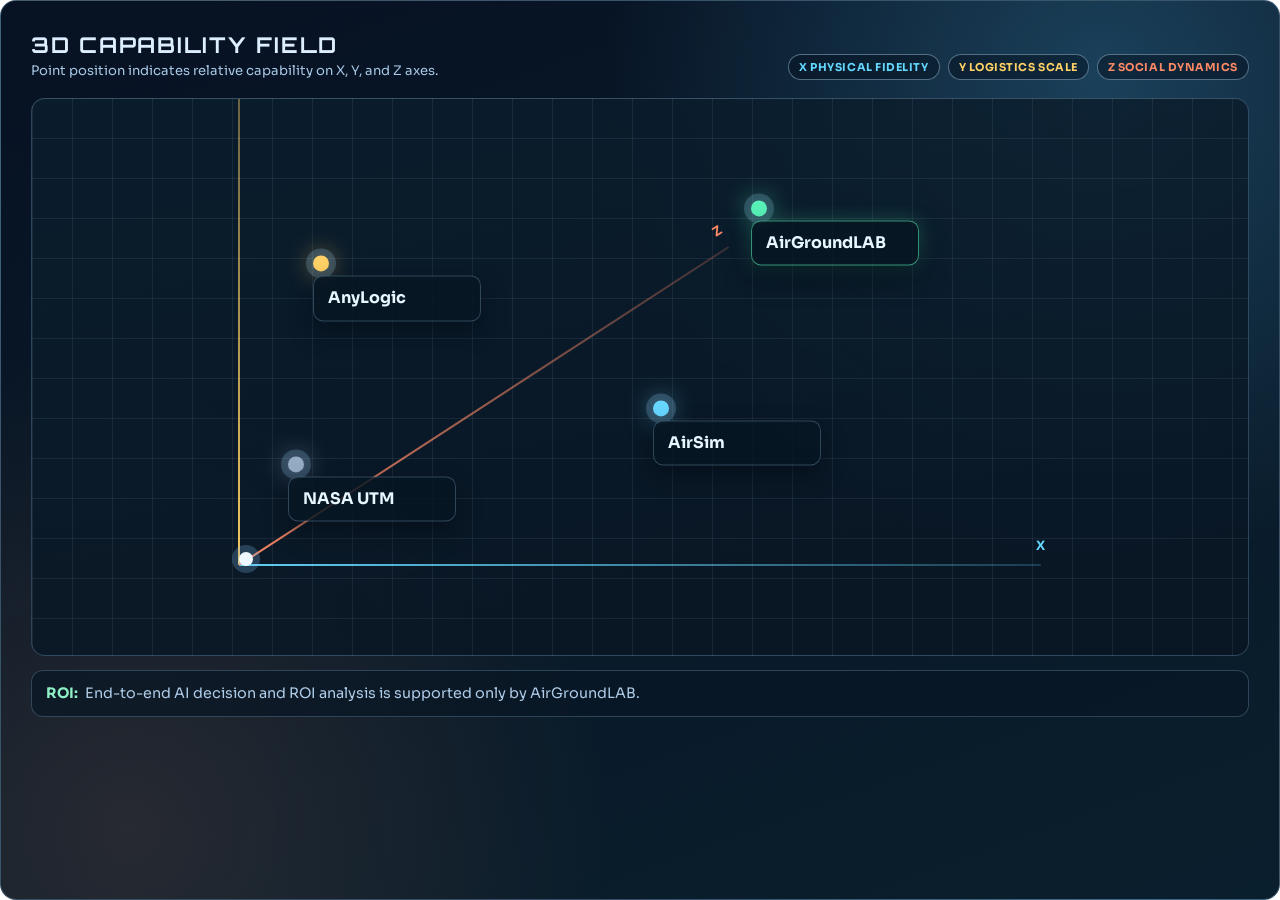
<file: compare-module.html>
<!doctype html>
<html lang="en">
  <head>
    <meta charset="UTF-8" />
    <meta name="viewport" content="width=device-width, initial-scale=1.0" />
    <title>3D Capability Comparison</title>
    <link rel="preconnect" href="https://fonts.googleapis.com" />
    <link rel="preconnect" href="https://fonts.gstatic.com" crossorigin />
    <link
      href="https://fonts.googleapis.com/css2?family=Orbitron:wght@500;700&family=Sora:wght@400;500;700;800&display=swap"
      rel="stylesheet"
    />
    <style>
      :root {
        --c-bg-a: #071223;
        --c-bg-b: #0a1f2d;
        --c-grid: rgba(208, 230, 250, 0.08);
        --c-text: #dceeff;
        --c-sub: #a8c8e5;
        --c-our: #59f2b8;
        --c-x: #64d8ff;
        --c-y: #ffd166;
        --c-z: #ff8a65;
      }

      * {
        box-sizing: border-box;
      }

      html,
      body {
        margin: 0;
        min-height: 100vh;
        background: transparent;
        font-family: "Sora", "Segoe UI", sans-serif;
        color: var(--c-text);
      }

      .module {
        min-height: 100vh;
        border: 1px solid rgba(146, 190, 226, 0.34);
        border-radius: 16px;
        background:
          radial-gradient(circle at 86% 8%, rgba(86, 198, 255, 0.24), transparent 36%),
          radial-gradient(circle at 10% 92%, rgba(255, 153, 102, 0.12), transparent 34%),
          linear-gradient(160deg, var(--c-bg-a) 0%, var(--c-bg-b) 100%);
        overflow: hidden;
        padding: clamp(20px, 3vw, 30px);
      }

      .headline {
        display: flex;
        justify-content: space-between;
        align-items: flex-end;
        gap: 12px;
      }

      .title {
        margin: 0;
        font-family: "Orbitron", "Sora", sans-serif;
        font-size: clamp(1.1rem, 1.7vw, 1.5rem);
        letter-spacing: 0.08em;
        text-transform: uppercase;
      }

      .subtitle {
        margin: 4px 0 0;
        color: var(--c-sub);
        font-size: 0.82rem;
        line-height: 1.4;
      }

      .axes {
        display: flex;
        gap: 8px;
        flex-wrap: wrap;
      }

      .axis-chip {
        font-size: 0.68rem;
        font-weight: 700;
        letter-spacing: 0.05em;
        text-transform: uppercase;
        border-radius: 999px;
        padding: 5px 10px;
        border: 1px solid rgba(170, 206, 236, 0.45);
        background: rgba(7, 20, 34, 0.54);
      }

      .axis-chip.x {
        color: var(--c-x);
      }

      .axis-chip.y {
        color: var(--c-y);
      }

      .axis-chip.z {
        color: var(--c-z);
      }

      .layout {
        margin-top: 18px;
        display: block;
      }

      .stage {
        position: relative;
        min-height: clamp(430px, 62vh, 620px);
        padding: 20px;
        border-radius: 14px;
        border: 1px solid rgba(149, 193, 230, 0.26);
        background:
          linear-gradient(0deg, var(--c-grid) 1px, transparent 1px) 0 0 / 100% 40px,
          linear-gradient(90deg, var(--c-grid) 1px, transparent 1px) 0 0 / 40px 100%,
          linear-gradient(170deg, rgba(11, 31, 46, 0.82), rgba(9, 21, 35, 0.88));
        overflow: hidden;
      }

      .axis-line {
        position: absolute;
        left: 17%;
        bottom: 16%;
        height: 2px;
        border-radius: 999px;
        transform-origin: left center;
      }

      .axis-line span {
        position: absolute;
        right: -4px;
        top: -26px;
        font-size: 0.8rem;
        letter-spacing: 0.05em;
        font-weight: 700;
        text-transform: uppercase;
        white-space: nowrap;
      }

      .axis-line.x {
        width: 66%;
        background: linear-gradient(90deg, rgba(100, 216, 255, 0.95), rgba(100, 216, 255, 0.2));
      }

      .axis-line.x span {
        color: var(--c-x);
      }

      .axis-line.y {
        width: 52%;
        transform: rotate(-90deg);
        background: linear-gradient(90deg, rgba(255, 209, 102, 0.95), rgba(255, 209, 102, 0.2));
      }

      .axis-line.y span {
        color: var(--c-y);
      }

      .axis-line.z {
        width: 48%;
        transform: rotate(-33deg);
        background: linear-gradient(90deg, rgba(255, 138, 101, 0.95), rgba(255, 138, 101, 0.2));
      }

      .axis-line.z span {
        color: var(--c-z);
      }

      .origin {
        position: absolute;
        left: 17%;
        bottom: 16%;
        width: 14px;
        height: 14px;
        border-radius: 50%;
        background: #f0f8ff;
        box-shadow: 0 0 0 7px rgba(129, 193, 241, 0.24);
      }

      .node {
        position: absolute;
        transform: translate(-50%, -50%);
        display: inline-flex;
        flex-direction: column;
        align-items: flex-start;
        gap: 4px;
        color: #9cc8ec;
      }

      .node-dot {
        width: 16px;
        height: 16px;
        border-radius: 50%;
        background: currentColor;
        box-shadow:
          0 0 0 7px rgba(158, 214, 255, 0.2),
          0 0 26px currentColor;
        animation: pulse 2.4s ease-in-out infinite;
      }

      .node-card {
        min-width: 168px;
        padding: 12px 14px;
        border-radius: 10px;
        border: 1px solid rgba(151, 196, 230, 0.28);
        background: rgba(7, 22, 34, 0.84);
        box-shadow: 0 10px 24px rgba(2, 8, 16, 0.48);
      }

      .node-card h4 {
        margin: 0;
        font-size: 1rem;
        line-height: 1.2;
        color: #e7f6ff;
      }

      .node.airsim {
        color: #67d7ff;
        left: 58%;
        top: 60%;
      }

      .node.anylogic {
        color: #ffd166;
        left: 30%;
        top: 34%;
      }

      .node.nasa {
        color: #96acc5;
        left: 28%;
        top: 70%;
      }

      .node.our {
        color: var(--c-our);
        left: 66%;
        top: 24%;
      }

      .node.our .node-card {
        border-color: rgba(89, 242, 184, 0.55);
        box-shadow:
          0 12px 26px rgba(2, 10, 17, 0.54),
          0 0 20px rgba(89, 242, 184, 0.25);
      }

      .roi {
        margin-top: 14px;
        border-radius: 12px;
        border: 1px solid rgba(140, 188, 223, 0.28);
        background: rgba(9, 23, 36, 0.72);
        padding: 12px 14px;
        font-size: 0.9rem;
        line-height: 1.45;
      }

      .roi strong {
        color: #8ff0c5;
        margin-right: 4px;
      }

      .roi span {
        color: #aecce8;
      }

      @keyframes pulse {
        0%,
        100% {
          transform: scale(1);
        }
        50% {
          transform: scale(1.25);
        }
      }

      @media (max-width: 980px) {
        .stage {
          min-height: 480px;
          padding: 16px;
        }

        .node-card {
          min-width: 150px;
        }
      }

      @media (max-width: 620px) {
        .headline {
          flex-direction: column;
          align-items: flex-start;
        }

        .stage {
          min-height: 430px;
          padding: 12px;
        }

        .axis-line span {
          font-size: 0.72rem;
        }

        .node {
          gap: 3px;
        }

        .node-card {
          min-width: 132px;
          padding: 10px 11px;
        }

        .node-card h4 {
          font-size: 0.88rem;
        }
      }
    </style>
  </head>
  <body>
    <main class="module" aria-label="3D capability comparison module">
      <header class="headline">
        <div>
          <h1 class="title">3D Capability Field</h1>
          <p class="subtitle">Point position indicates relative capability on X, Y, and Z axes.</p>
        </div>
        <div class="axes" aria-label="Axis legend">
          <span class="axis-chip x">X Physical Fidelity</span>
          <span class="axis-chip y">Y Logistics Scale</span>
          <span class="axis-chip z">Z Social Dynamics</span>
        </div>
      </header>

      <section class="layout">
        <div class="stage" role="img" aria-label="3D comparison map for AirSim, AnyLogic, NASA UTM, and AirGroundLAB">
          <div class="axis-line x"><span>X</span></div>
          <div class="axis-line y"><span>Y</span></div>
          <div class="axis-line z"><span>Z</span></div>
          <div class="origin" aria-hidden="true"></div>

          <article class="node airsim" aria-label="AirSim">
            <span class="node-dot" aria-hidden="true"></span>
            <div class="node-card">
              <h4>AirSim</h4>
            </div>
          </article>

          <article class="node anylogic" aria-label="AnyLogic">
            <span class="node-dot" aria-hidden="true"></span>
            <div class="node-card">
              <h4>AnyLogic</h4>
            </div>
          </article>

          <article class="node nasa" aria-label="NASA UTM">
            <span class="node-dot" aria-hidden="true"></span>
            <div class="node-card">
              <h4>NASA UTM</h4>
            </div>
          </article>

          <article class="node our" aria-label="AirGroundLAB">
            <span class="node-dot" aria-hidden="true"></span>
            <div class="node-card">
              <h4>AirGroundLAB</h4>
            </div>
          </article>
        </div>
      </section>

      <div class="roi"><strong>ROI:</strong><span> End-to-end AI decision and ROI analysis is supported only by AirGroundLAB.</span></div>
    </main>
  </body>
</html>
</file>
